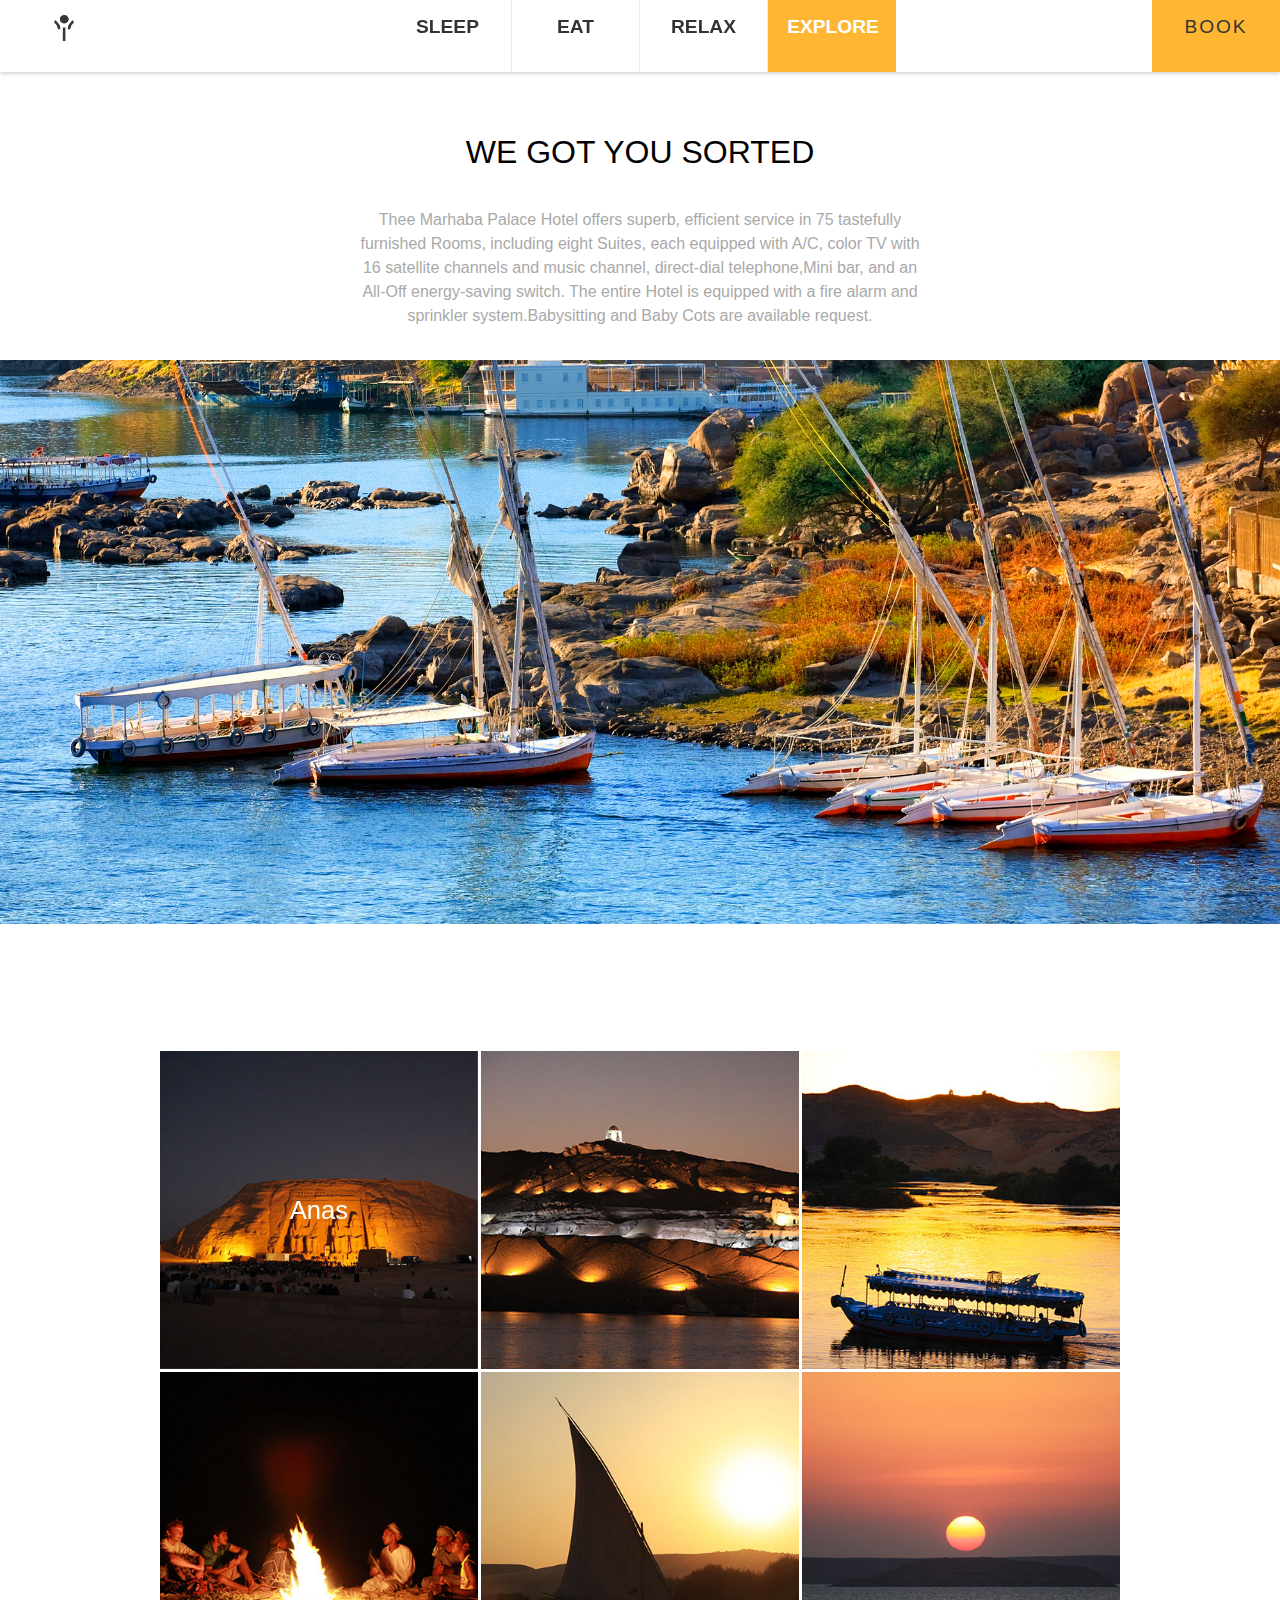
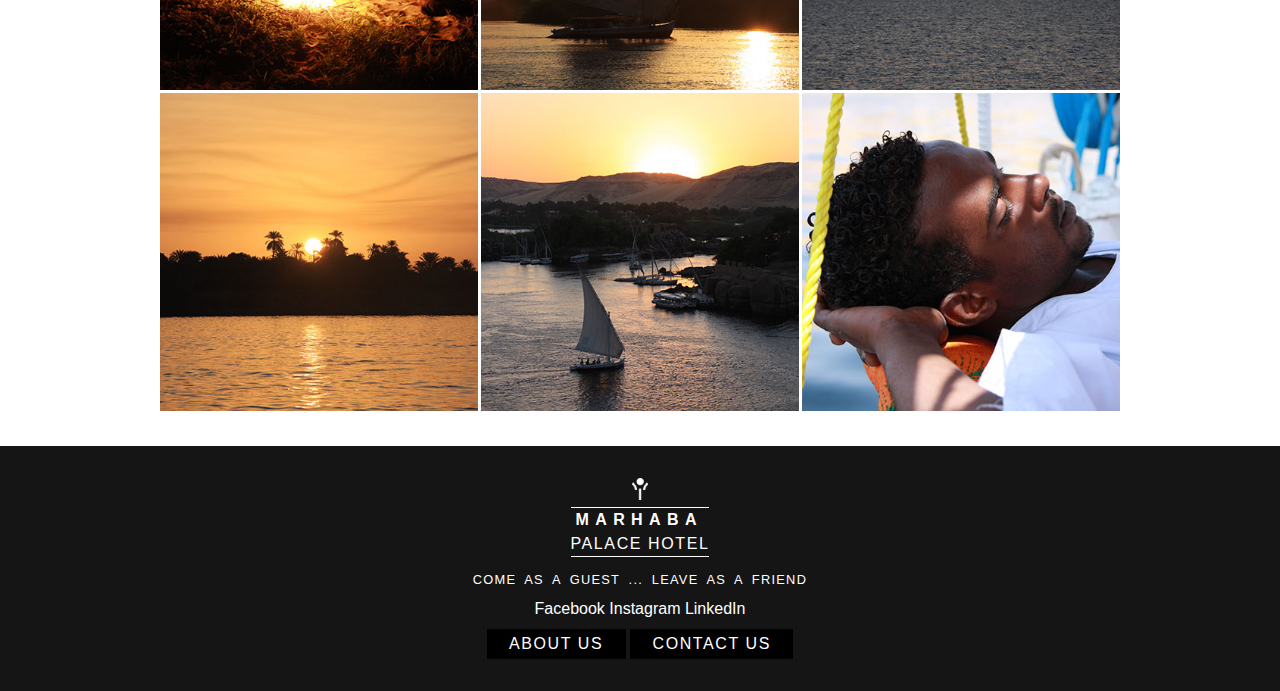
<file: explore.html>
<!DOCTYPE html>
<html lang="en">

	<head>
		<meta charset= "utf-8" />
		<meta name="viewport" content="width=device-width, initial-scale=1">
    <link rel="icon" type="image/x-icon" href="assets/images/favicon.ico" />
		<title>Explore ASWAN</title>
		<link rel="stylesheet" href="assets/stylesheets/main.css" />
		<link href='https://fonts.googleapis.com/css?family=Josefin+Sans:400,700,100' rel='stylesheet' type='text/css' />
	</head>

  <body>

		<!-- NAVIGATION ... NAVIGATION ... NAVIGATION -->

		<nav class="row100 primary-nav">

			<a class="home-btn" href="index.html">
				<div "btn"><img src="assets/images/logo.png" alt="Marhaba Logo" /></div>
			</a>

			<a href="sleep.html"><div>Sleep</div></a>
			<a href="eat.html"><div>Eat</div></a>
			<a href="relax.html"><div>Relax</div></a>
			<a id="active" href="explore.html"><div>Explore</div></a>

			<a class="book-btn" href="#">
				<div "btn">Book</div>
			</a>

		</nav>

    <!-- HERO ... HERO ... HERO -->

		<section class="row75 hero">
			<h2>We got you sorted</h2>
			<p>Thee Marhaba Palace Hotel offers superb, efficient service in 75 tastefully furnished Rooms, including eight Suites, each equipped with A/C, color TV with 16 satellite channels and music channel, direct-dial telephone,Mini bar, and an All-Off energy-saving switch. The entire Hotel is equipped with a fire alarm and sprinkler system.Babysitting and Baby Cots are available request.</p>
		</section>

    <!-- LEAD ... LEAD ... LEAD -->

    <section class="row100 lead lead-explore">

    </section>

		<!-- SUB-TEASERS EXPLORE ... SUB-TEASERS EXPLORE ... SUB-TEASERS EXPLORE -->

		<section class="row75 sub-teasers flip-container" ontouchstart="this.classList.toggle('hover');">
    	<section class="explore1 flipper">
				<h4 class="front">Anas</h4>

				<div class="back">
					<img src="assets/images/taxi.png" alt="Icon Taxi" />
					<h4>5 MIN</h4>
				</div>
		  </section>

      <section class="explore2">
      </section>

      <section class="explore3">
      </section>

    </section>

    <section class="row75 sub-teasers">

      <section class="explore4">
      </section>

      <section class="explore5">
      </section>

      <section class="explore6">
      </section>

    </section>

    <section class="row75 sub-teasers">

      <section class="explore7">
      </section>

      <section class="explore8">
      </section>

      <section class="explore9">
      </section>

		</section>

		<!-- FOOTER ... FOOTER ... FOOTER -->

		<footer class="row100">
			<div>
        <a href="index.html">
					<img class="logo" src="assets/images/logo-white.png" alt="Marhaba Hotel Logo" />
				</a>
    </div>
			<a href="index.html">
        <h1><span>MARHABA</span><br>PALACE HOTEL</h1>
      </a>
		  <h3 class="tagline">Come as a guest ... Leave as a friend</h3>

			<nav>
				<a href="#">Facebook</a>
				<a href="#">Instagram</a>
				<a href="#">LinkedIn</a>
			</nav>

			<!-- CONTACT / ABOUT US ICON ... CONTACT / ABOUT US ICON ... CONTACT / ABOUT US ICON -->

			<div class="about-icon">
				<a href="#">ABOUT US</a>
			</div>

			<div class="contact-icon">
				<a href="contact.html">CONTACT US</a>
			</div>

		</footer>

  </body>
</html>
</file>
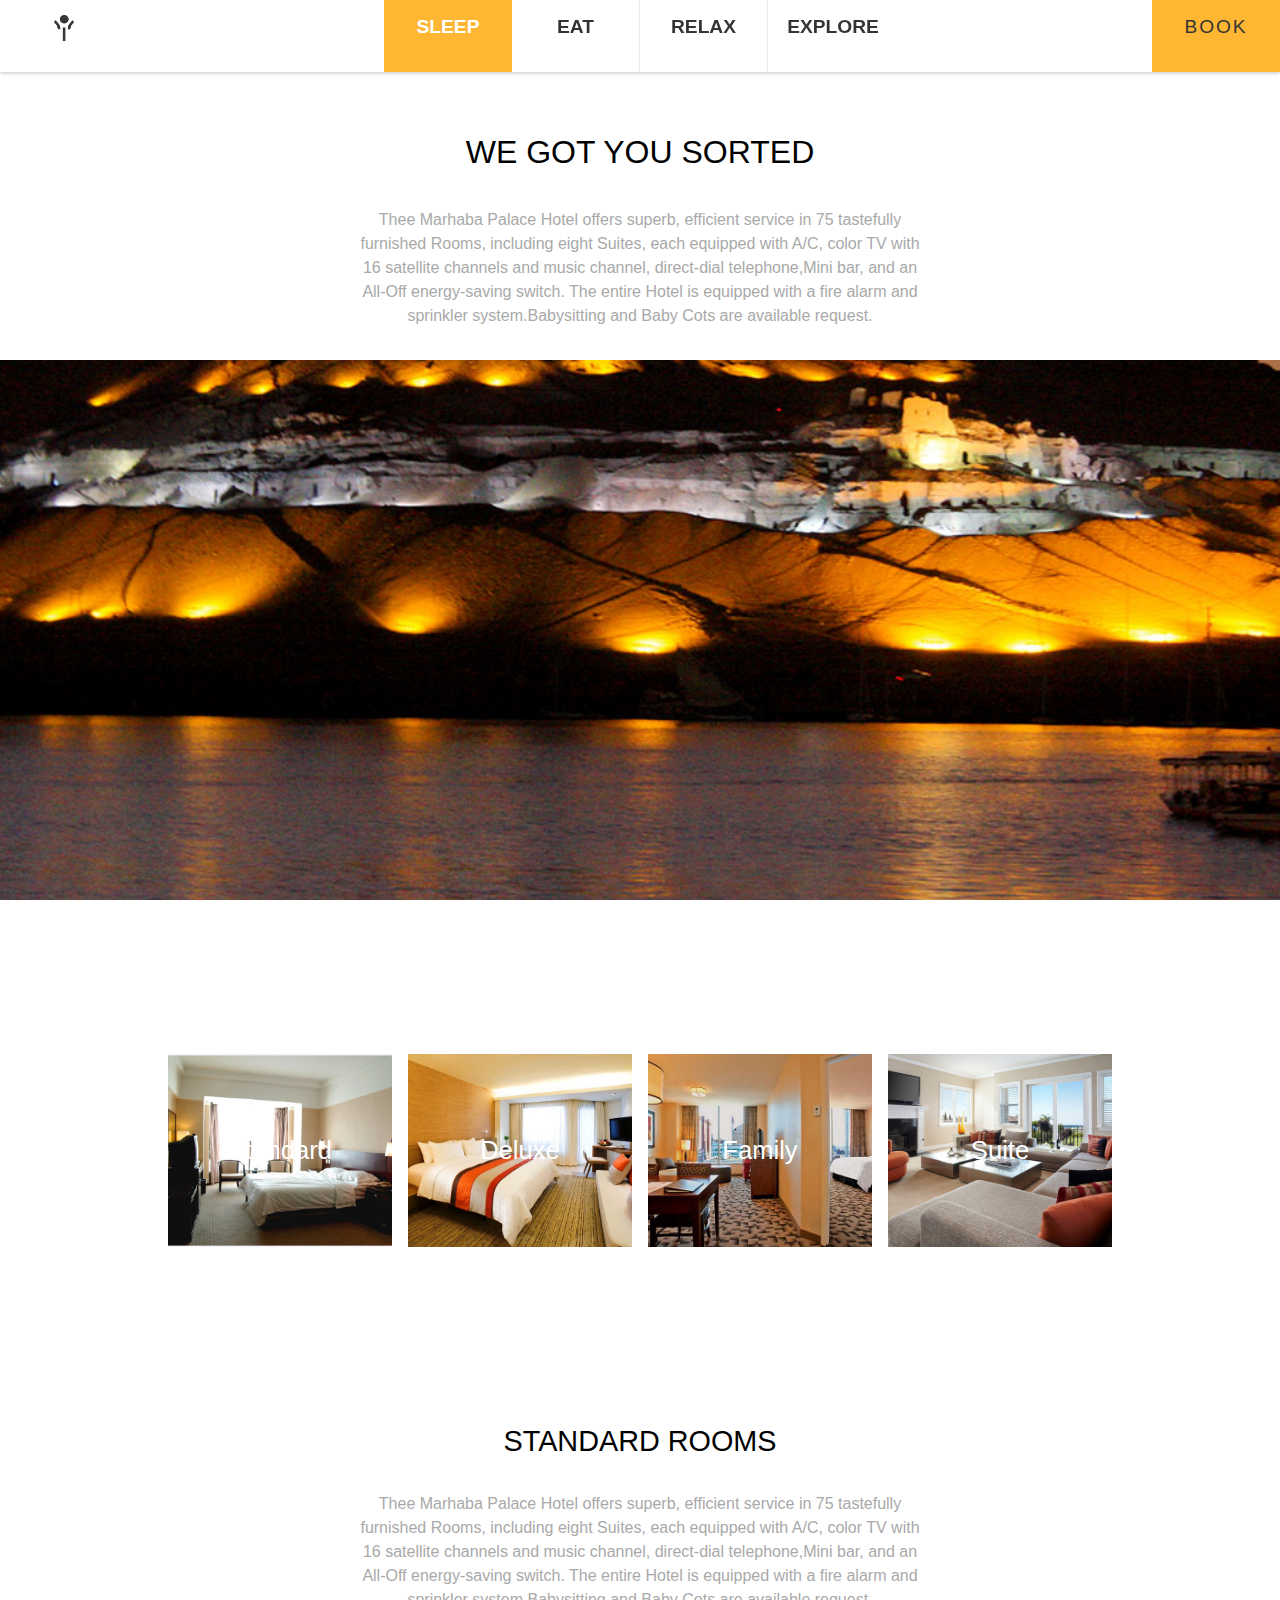
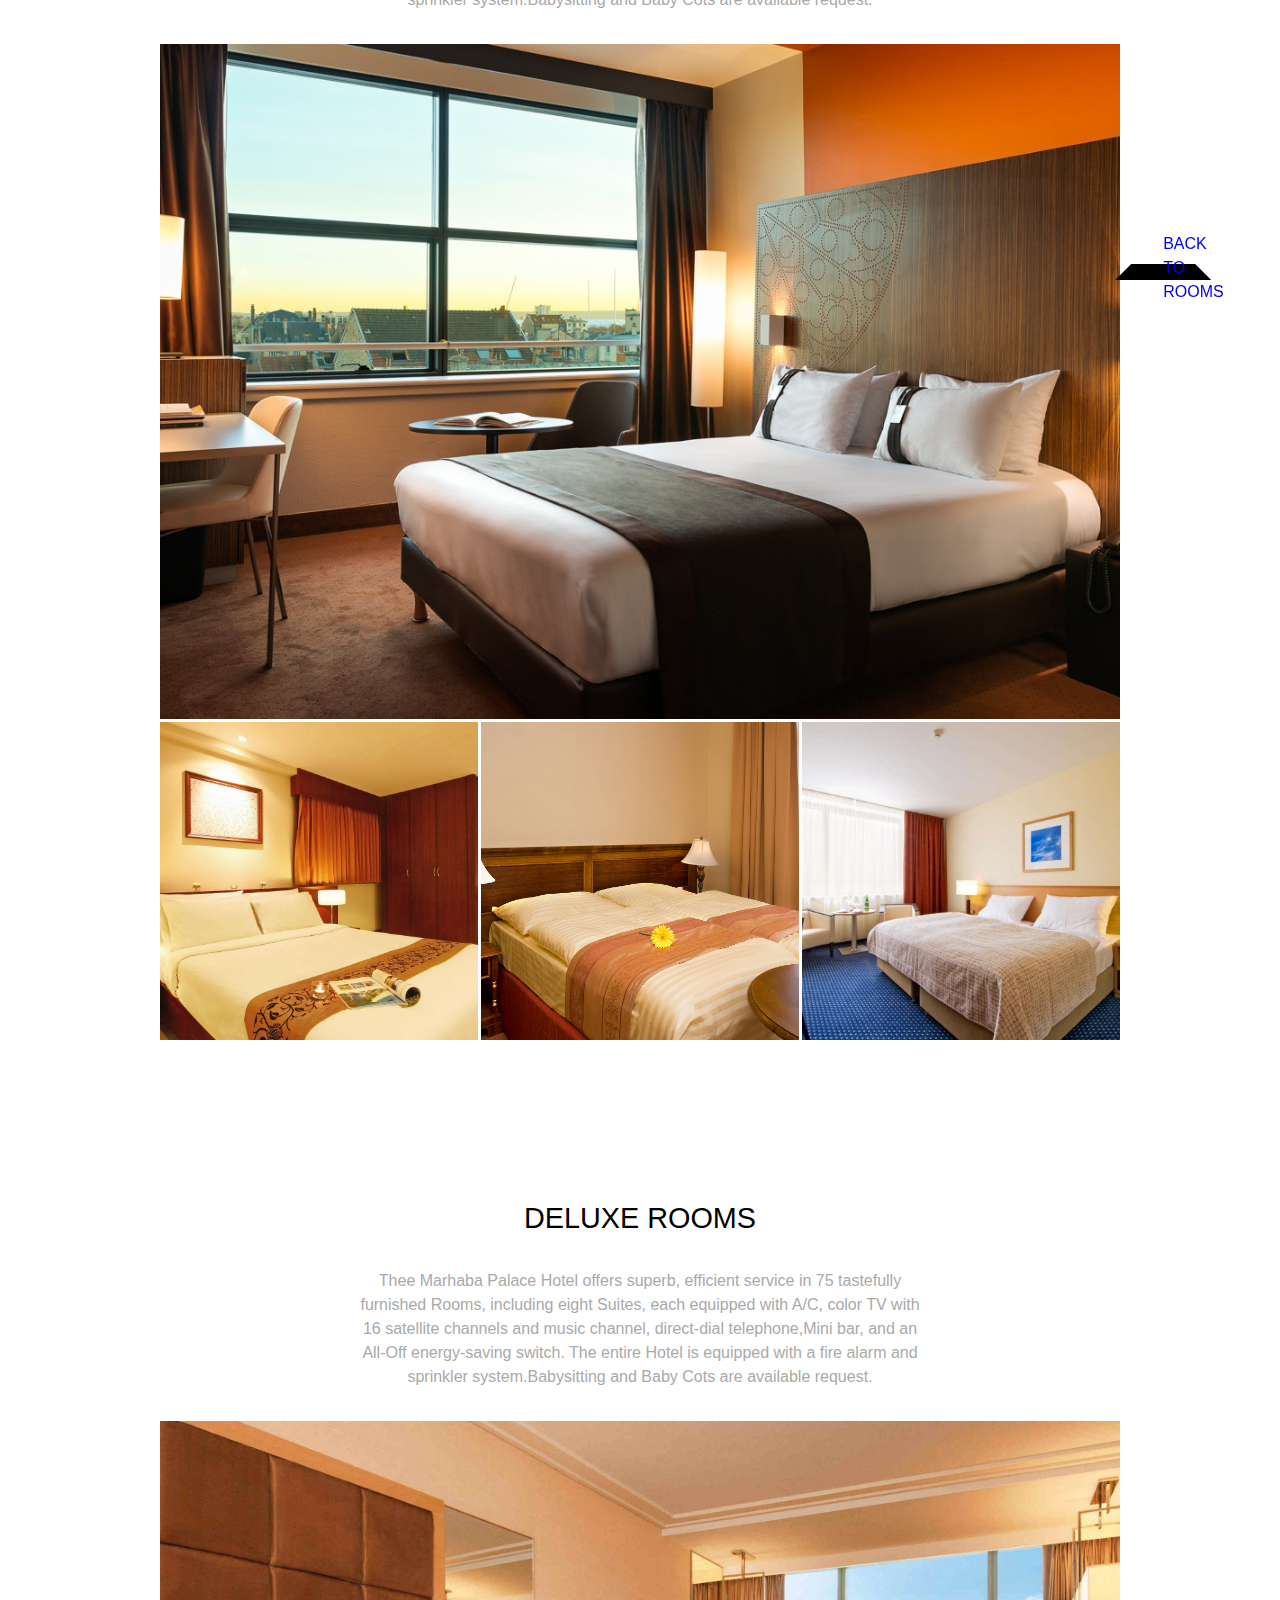
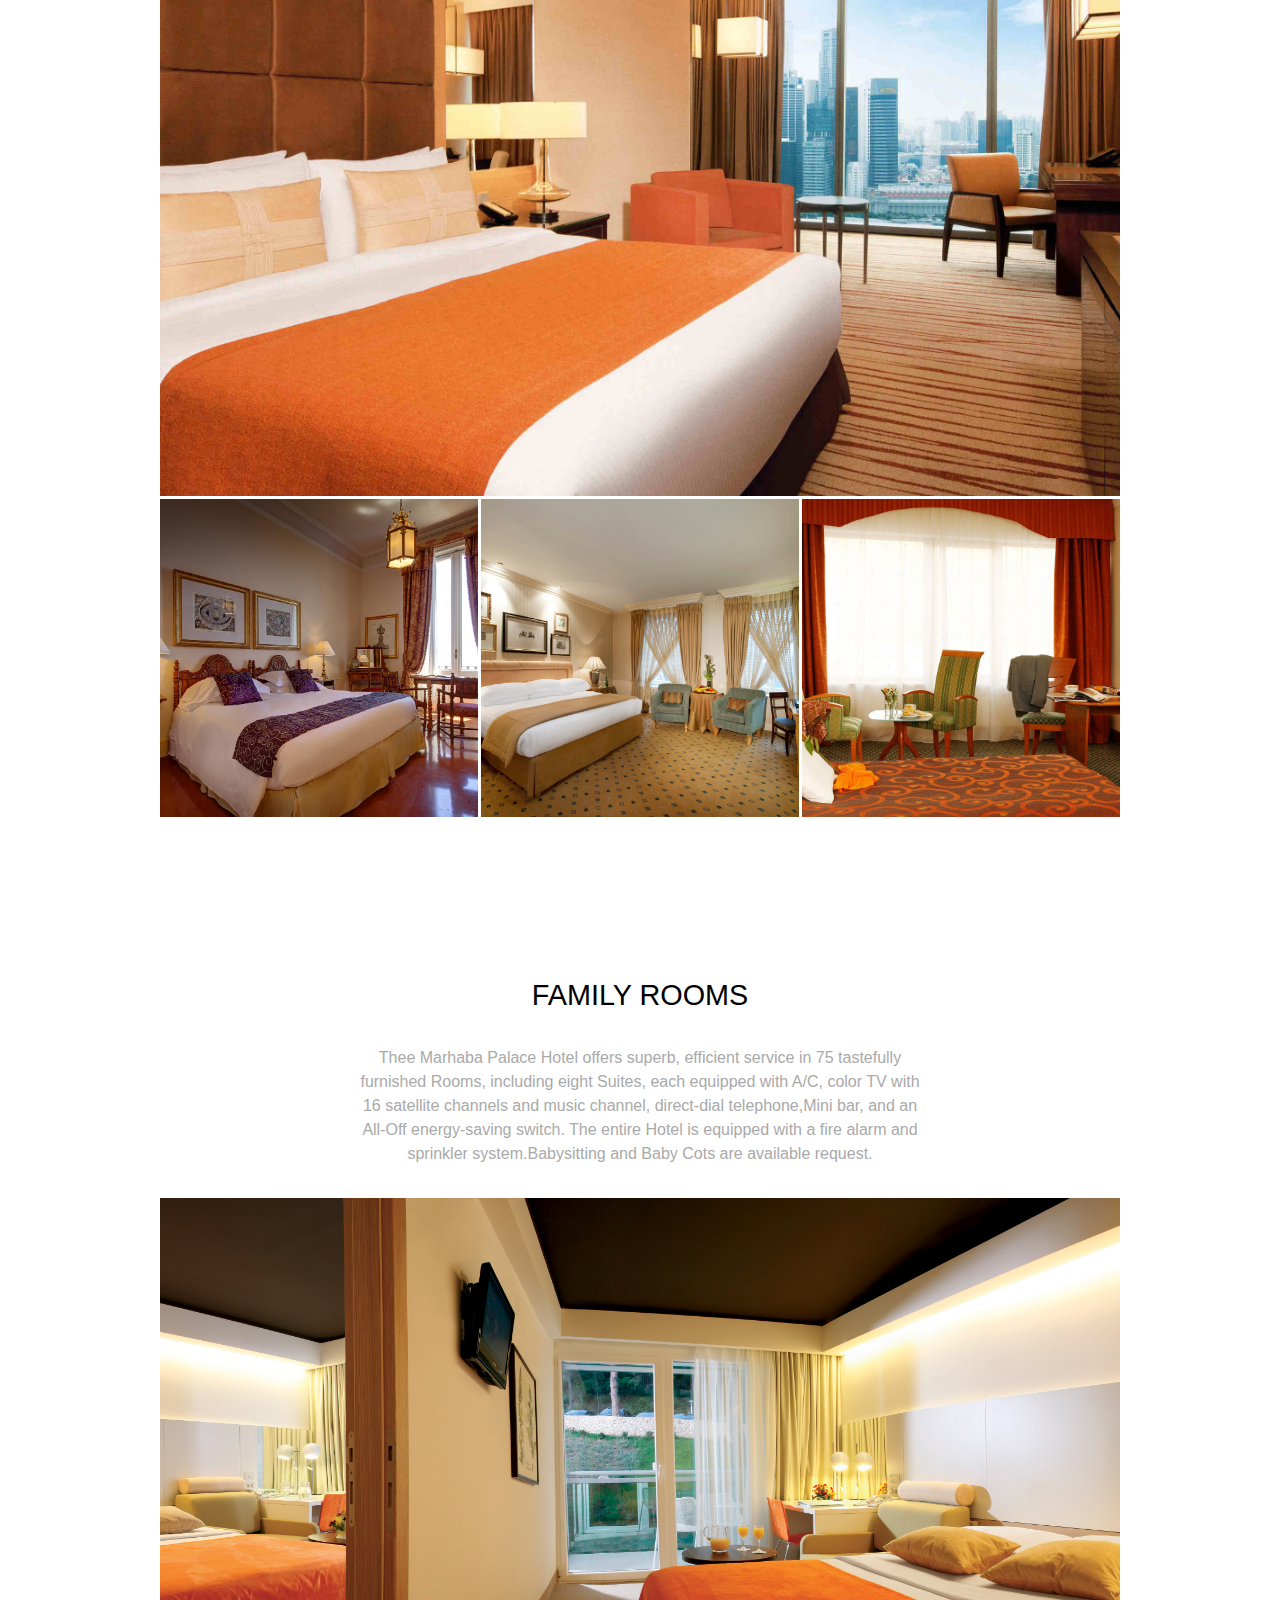
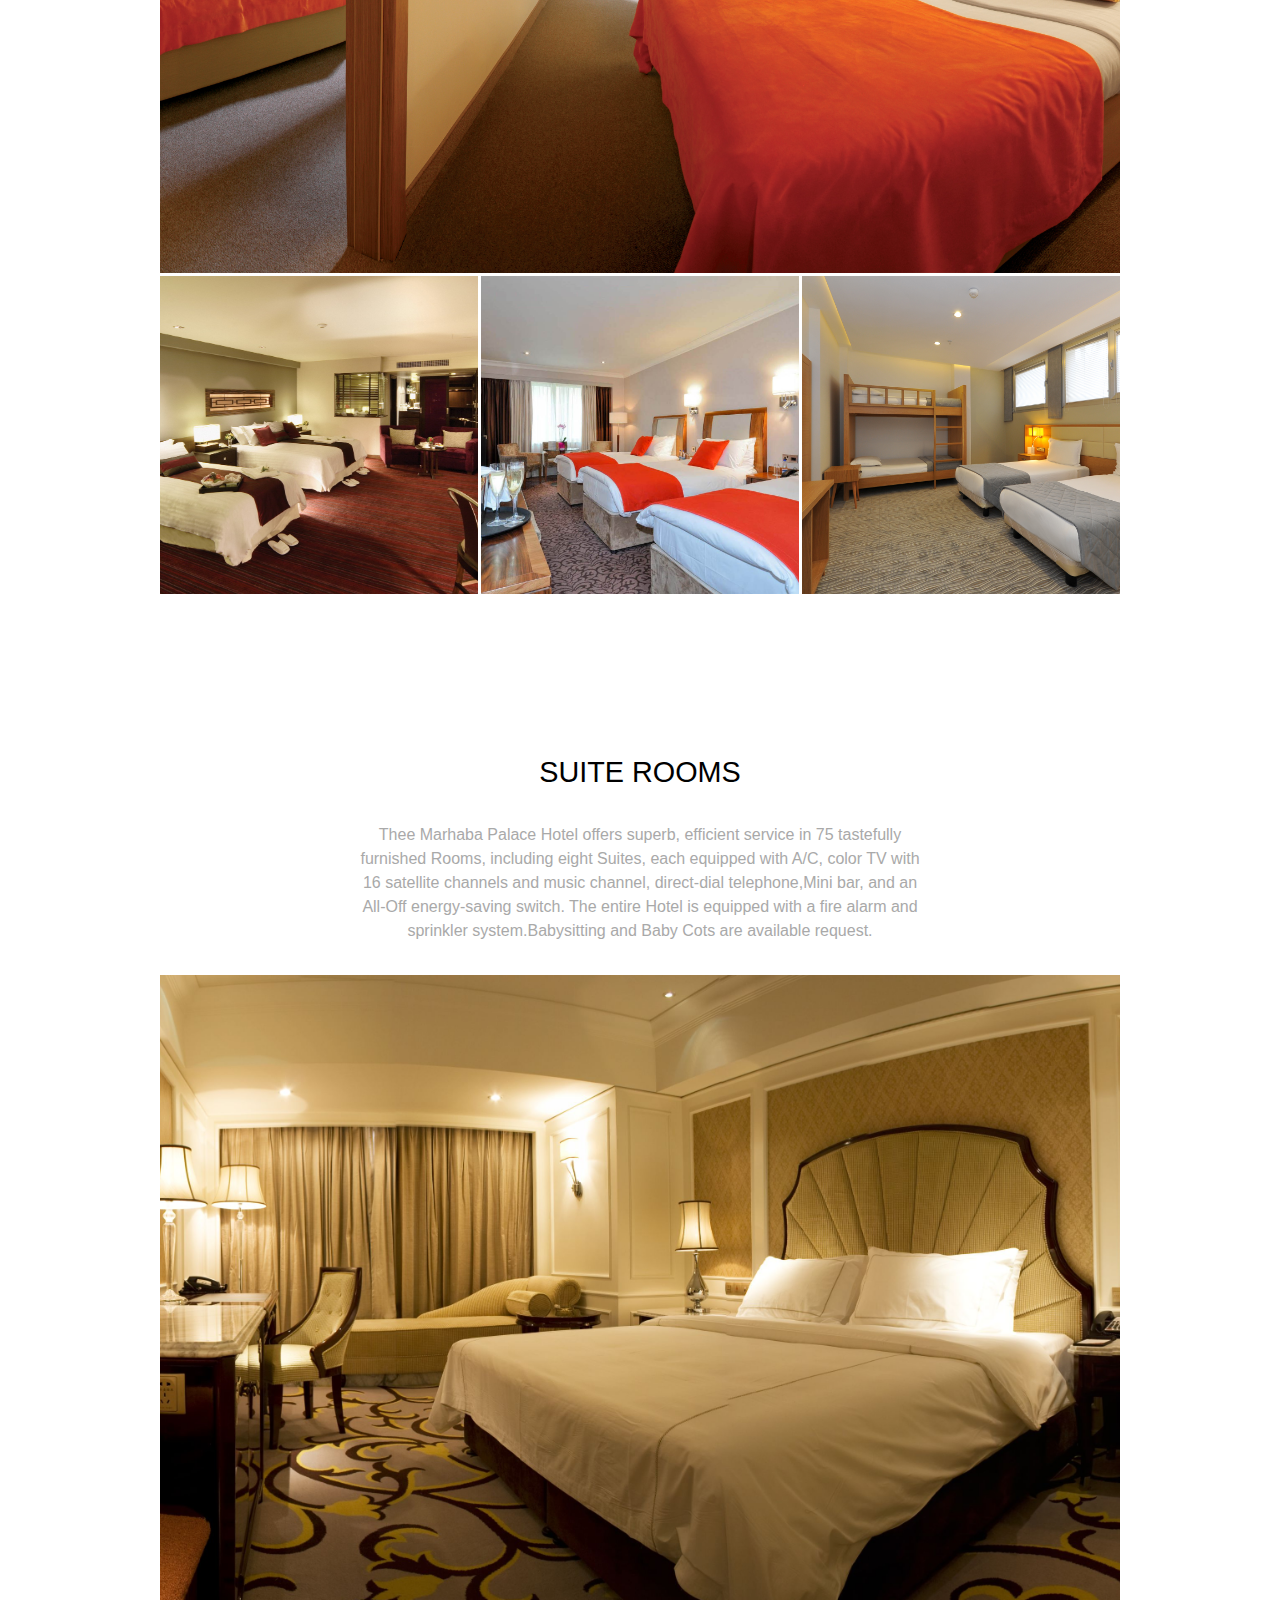
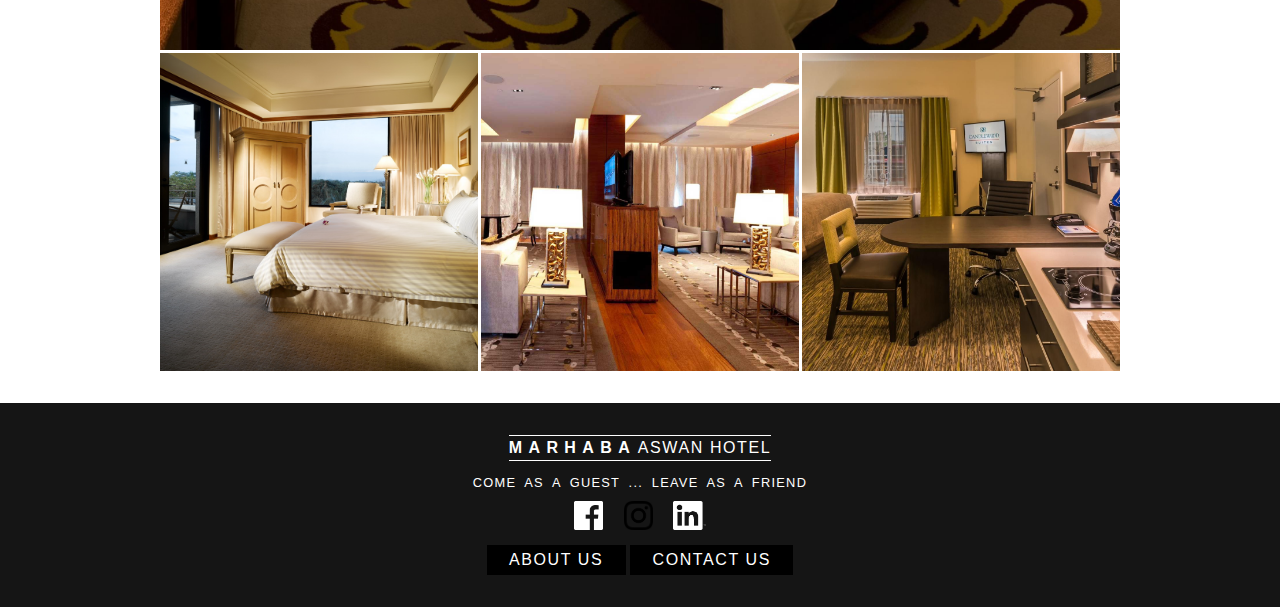
<file: sleep.html>
<!DOCTYPE html>
<html lang="en">

	<head>
		<meta charset= "utf-8" />
		<meta name="viewport" content="width=device-width, initial-scale=1">
    <link rel="icon" type="image/x-icon" href="assets/images/favicon.ico" />
		<title>SLEEPING @ MARHABA</title>
		<link rel="stylesheet" href="assets/stylesheets/main.css" />
		<link href='https://fonts.googleapis.com/css?family=Josefin+Sans:400,700,100' rel='stylesheet' type='text/css' />
	</head>

  <body>

		<!-- NAVIGATION ... NAVIGATION ... NAVIGATION -->

		<nav class="row100 primary-nav">

			<a class="home-btn" href="index.html">
				<div "btn"><img src="assets/images/logo.png" alt="Marhaba Logo" /></div>
			</a>

			<a id="active" href="sleep.html"><div>Sleep</div></a>
			<a href="eat.html"><div>Eat</div></a>
			<a href="relax.html"><div>Relax</div></a>
			<a href="explore.html"><div>Explore</div></a>

			<a class="book-btn" href="#">
				<div "btn">Book</div>
			</a>

		</nav>

    <!-- HERO ... HERO ... HERO -->

		<section class="row75 hero">
			<h2>We got you sorted</h2>
			<p>Thee Marhaba Palace Hotel offers superb, efficient service in 75 tastefully furnished Rooms, including eight Suites, each equipped with A/C, color TV with 16 satellite channels and music channel, direct-dial telephone,Mini bar, and an All-Off energy-saving switch. The entire Hotel is equipped with a fire alarm and sprinkler system.Babysitting and Baby Cots are available request.</p>
		</section>

    <!-- LEAD ... LEAD ... LEAD -->

    <section class="row100 lead lead-rooms" id="lead-rooms">

    </section>

    <!-- TEASERS ... TEASERS ... TEASERS -->

    <section class="row75 teasers" id="teasers">

      <!-- Standard -->

			<a href="#standard" class="standard">
      	<section>
          <h4>Standard</h4>
      	</section>
			</a>

			<!-- Deluxe -->
			<a href="#deluxe" class="deluxe">
				<section>
          <h4>Deluxe</h4>
      	</section>
			</a>

			<!-- Family -->

			<a href="#family" class="family">
				<section>
          <h4>Family</h4>
        </section>
			</a>

			<!-- Suite -->

			<a href="#suite" class="suite">
				<section>
          <h4>Suite</h4>
        </section>
			</a>

    </section>

		<!-- STANDARD ROOM ... STANDARD ROMM ... STANDARD ROOM -->

		<!-- SUB-HERO STANDARD ... SUB-HERO STANDARD ... SUB-HERO STANDARD -->

		<section class="row75 sub-hero" id="standard">
			<h3>Standard Rooms</h3>
			<p>Thee Marhaba Palace Hotel offers superb, efficient service in 75 tastefully furnished Rooms, including eight Suites, each equipped with A/C, color TV with 16 satellite channels and music channel, direct-dial telephone,Mini bar, and an All-Off energy-saving switch. The entire Hotel is equipped with a fire alarm and sprinkler system.Babysitting and Baby Cots are available request.</p>
		</section>

		<!-- SUB-LEAD STANDARD ... SUB-LEAD STANDARD ... SUB-LEAD STANDARD -->

		<section class="row75 sub-lead-standard">

		</section>

		<!-- BACK TO TOP ... BACK TO TOP ... BACK TO TOP -->

		<a class="back-to-top" href="#lead-rooms">
			<p>BACK TO ROOMS</p>
		</a>

		<!-- SUB-TEASERS STANDARD ... SUB-TEASERS STANDARD ... SUB-TEASERS STANDARD -->

		<section class="row75 sub-teasers">

			<!-- Standard1 -->

      	<section class="standard1">
      	</section>

			<!-- Standard2 -->
			<section class="standard2">
      </section>

			<!-- Standard3 -->

			<section class="standard3">
      </section>

		</section>

		<!-- DELUXE ROOM ... DELUXE ROMM ... DELUXE ROOM -->

		<!-- SUB-HERO DELUXE ... SUB-HERO DELUXE ... SUB-HERO DELUXE -->

		<section class="row75 sub-hero" id="deluxe">
			<h3>Deluxe Rooms</h3>
			<p>Thee Marhaba Palace Hotel offers superb, efficient service in 75 tastefully furnished Rooms, including eight Suites, each equipped with A/C, color TV with 16 satellite channels and music channel, direct-dial telephone,Mini bar, and an All-Off energy-saving switch. The entire Hotel is equipped with a fire alarm and sprinkler system.Babysitting and Baby Cots are available request.</p>
		</section>

		<!-- SUB-LEAD DELUXE ... SUB-LEAD DELUXE ... SUB-LEAD DELUXE -->

		<section class="row75 sub-lead-deluxe">

		</section>

		<!-- SUB-TEASERS STANDARD ... SUB-TEASERS STANDARD ... SUB-TEASERS STANDARD -->

		<section class="row75 sub-teasers">

			<!-- Deluxe1 -->

      	<section class="deluxe1">
      	</section>

			<!-- Deluxe2 -->

			<section class="deluxe2">
      </section>

			<!-- Deluxe3 -->

			<section class="deluxe3">
      </section>

		</section>

		<!-- FAMILY ROOM ... FAMILY ROMM ... FAMILY ROOM -->

		<!-- SUB-HERO FAMILY ... SUB-HERO FAMILY ... SUB-HERO FAMILY -->

		<section class="row75 sub-hero" id="family">
			<h3>Family Rooms</h3>
			<p>Thee Marhaba Palace Hotel offers superb, efficient service in 75 tastefully furnished Rooms, including eight Suites, each equipped with A/C, color TV with 16 satellite channels and music channel, direct-dial telephone,Mini bar, and an All-Off energy-saving switch. The entire Hotel is equipped with a fire alarm and sprinkler system.Babysitting and Baby Cots are available request.</p>
		</section>

		<!-- SUB-LEAD FAMILY ... SUB-LEAD FAMILY ... SUB-LEAD FAMILY -->

		<section class="row75 sub-lead-family">

		</section>

		<!-- SUB-TEASERS FAMILY ... SUB-TEASERS FAMILY ... SUB-TEASERS FAMILY -->

		<section class="row75 sub-teasers">

			<!-- Family1 -->

      	<section class="family1">
      	</section>

			<!-- Family2 -->

			<section class="family2">
      </section>

			<!-- Family3 -->

			<section class="family3">
      </section>

		</section>

		<!-- SUITE ROOM ... SUITE ROMM ... SUITE ROOM -->

		<!-- SUB-HERO SUITE ... SUB-HERO SUITE ... SUB-HERO SUITE -->

		<section class="row75 sub-hero" id="suite">
			<h3>Suite Rooms</h3>
			<p>Thee Marhaba Palace Hotel offers superb, efficient service in 75 tastefully furnished Rooms, including eight Suites, each equipped with A/C, color TV with 16 satellite channels and music channel, direct-dial telephone,Mini bar, and an All-Off energy-saving switch. The entire Hotel is equipped with a fire alarm and sprinkler system.Babysitting and Baby Cots are available request.</p>
		</section>

		<!-- SUB-LEAD SUITE ... SUB-LEAD SUITE ... SUB-LEAD SUITE -->

		<section class="row75 sub-lead-suite">

		</section>

		<!-- SUB-TEASERS SUITE ... SUB-TEASERS SUITE ... SUB-TEASERS SUITE -->

		<section class="row75 sub-teasers">

			<!-- Deluxe1 -->

      	<section class="suite1">
      	</section>

			<!-- Deluxe2 -->

			<section class="suite2">
      </section>

			<!-- Deluxe3 -->

			<section class="suite3">
      </section>

		</section>

		<!-- FOOTER ... FOOTER ... FOOTER -->

		<footer class="row100">
			<a href="index.html">
        <h1><span>MARHABA</span>ASWAN HOTEL</h1>
      </a>

		  <h3 class="tagline">Come as a guest ... Leave as a friend</h3>

			<nav>
				<a href="#"><img src="assets/images/facebook-white.png" alt="Facebook Logo" /></a>
				<a href="#"><img class="instagram" src="assets/images/instagram.png" alt="Istagram Logo" /></a>
				<a href="#"><img src="assets/images/linkedin-white.png" alt="Linkedin Logo" /></a>
			</nav>

			<!-- CONTACT / ABOUT US ICON ... CONTACT / ABOUT US ICON ... CONTACT / ABOUT US ICON -->

			<div class="about-icon">
				<a href="#">ABOUT US</a>
			</div>

			<div class="contact-icon">
				<a href="contact.html">CONTACT US</a>
			</div>

		</footer>

  </body>
</html>
</file>
<file: assets/stylesheets/main.css>
/* http://meyerweb.com/eric/tools/css/reset/
   v2.0 | 20110126
   License: none (public domain)
*/

html, body, div, span, applet, object, iframe,
h1, h2, h3, h4, h5, h6, p, blockquote, pre,
a, abbr, acronym, address, big, cite, code,
del, dfn, em, img, ins, kbd, q, s, samp,
small, strike, strong, sub, sup, tt, var,
b, u, i, center,
dl, dt, dd, ol, ul, li,
fieldset, form, label, legend,
table, caption, tbody, tfoot, thead, tr, th, td,
article, aside, canvas, details, embed,
figure, figcaption, footer, header, hgroup,
menu, nav, output, ruby, section, summary,
time, mark, audio, video {
	margin: 0;
	padding: 0;
	border: 0;
	font-size: 100%;
	font: inherit;
	vertical-align: baseline;
}
/* HTML5 display-role reset for older browsers */
article, aside, details, figcaption, figure,
footer, header, hgroup, menu, nav, section {
	display: block;
}
body {
	line-height: 1;
}
ol, ul {
	list-style: none;
}
blockquote, q {
	quotes: none;
}
blockquote:before, blockquote:after,
q:before, q:after {
	content: '';
	content: none;
}
table {
	border-collapse: collapse;
	border-spacing: 0;
}

/* CUSTOM STYLES ... CUSTOM STYLES ... CUSTOM STYLES */

html {
  height: 100%;
}

body {
	color: black;
	font-size: 100%;
	line-height: 1.5em;
	font-family: 'Roboto', sans-serif;
  height: 100%;
}

.background-contact {
	color: white;
	background: #151515;
}

/* GRID ... GRID ... GRID */

*,
*:before,
*:after {
	-webkit-box-sizing: border-box;
     -moz-box-sizing: border-box;
          box-sizing: border-box;
}

.row100 {
	max-width: 100%;
	text-align: center;
}

.row75 {
  max-width: 75%;
  text-align: center;
  margin: 0 auto;
}

/* TYPOGRAPHY ... TYPOGRAPHY ... TYPOGRAPHY */

h1 {
	font-size: 2.2em;
}

h2 {
	font-size:2em;
}

h3 {
	font-size: 1.8em;
}

h4 {
  font-size: 1.6em;
}

h5 {
  font-size: 1.4em;
}

h6 {
  font-size: 1.2em;
}

p {
  font-size: 1em;
}

h1, h2, h3, h4, h5, h6, p {
	line-height: 1.5em;
}

/* LINKS ... LINKS ... LINKS */

a {
	text-decoration: none;
}

/* BUTTONS ... BUTTONS ... BUTTONS */

.back-to-top {
	width: 0;
	height: 0;
	border-left: 1em solid transparent;
	border-right: 1em solid transparent;

	border-bottom: 1em solid black;

	position: fixed;
  padding: 2em;
  right: 5%;
  top: 200%;
  transform: translateX(-5%);
}

/* NAVIGATION ... NAVIGATION ... NAVIGATION */

.home-nav,
.primary-nav {
	display: flex;
	justify-content: center;
	align-items: center;
	height: 8%;
	position: relative;
	width: 100%;
	z-index: 1;
}

.home-nav a,
.primary-nav a {
	color: black;
	text-transform: uppercase;
	font-size: 1.2em;
	font-weight: 700;
	border-right: .1em solid rgba(0, 0, 0, .1);
	opacity: .8;
	padding: 1.2% 1em;
	height: 100%;
	width: 10%;
}

.home-nav a:first-child,
.home-nav a:last-child,
.home-nav a:nth-child(5),
.primary-nav a:first-child,
.primary-nav a:last-child,
.primary-nav a:nth-child(5) {
	border-right: 0;
}

.home-nav a:hover {
	opacity: 1;
}

.primary-nav {
	background: white;
	position: fixed;
	top: 0;
	box-shadow: 0 2px 3px 0px rgba(0, 0, 0, 0.16);
}

.home-btn {
	margin-right: auto;
}

.home-btn img {
	width: 1em;
}

.book-btn {
	margin-left: auto;
	background: orange;
	height: 100%;
	letter-spacing: .1em;
}

a.book-btn {
	font-weight: 100;
}

#active {
	background: orange;
	border-right: 0;
	color: white;
}

/* PRIMARY HEADER ... PRIMARY HEADER ... PRIMARY HEADER */

header {
  height: 92%;
  color: white;
  background-image: url('../images/header.jpg');
	background-position: center center;
	background-repeat: no-repeat;
	background-attachment: fixed;
	background-size: cover;
}

header h1,
footer h1 {
  display: inline-block;
  border-top: 1px solid white;
	border-bottom: 1px solid white;
  font-weight: 100;
  text-transform: uppercase;
	margin-top: 10%;
	letter-spacing: .1em;
}

header a {
  color: white;
}

span {
	font-weight: 700;
	padding: 0 .5em 0 0;
}

.tagline {
	font-weight: 400;
  margin-top: 1em;
	text-transform: uppercase;
	letter-spacing: .1em;
	word-spacing: .3em;
}

/* HERO ... HERO ... HERO */

.hero,
.sub-hero {
	margin-top: 8em;
}

.hero h2,
.hero p,
.sub-hero h3,
.sub-hero p {
	margin: 1em 0;
	padding: 0 20%;
}

.hero h2,
.sub-hero h3 {
	text-transform: uppercase;
}

.hero p,
.sub-hero p {
  color: #A9A9A9;
}

.hero-contact {
	color: white;
}

/* Jump links and viewport positioning */

.sub-hero:before {
	display: block;
    content: "";
    height: 4em;
    margin: -4em 0 0;
}

/* LEAD ... LEAD ... LEAD */

.lead,
.sub-lead-standard,
.sub-lead-deluxe,
.sub-lead-suite,
.sub-lead-family,
.sub-lead-nabry,
.sub-lead-dolty,
.sub-lead-felucca,
.sub-lead-swimming,
.sub-lead-health-club,
.sub-lead-events {
  margin-top: 2em;
	margin-bottom: .2em;
	height: 75%;
}

.lead-rooms {
	background-image: url('../images/lead-rooms.jpg');
	background-position: center center;
	background-repeat: no-repeat;
	background-attachment: fixed;
	background-size: cover;
}

.lead-foodrinks {
	background-image: url('../images/lead-foodrinks.jpg');
	background-position: center center;
	background-repeat: no-repeat;
	background-attachment: fixed;
	background-size: cover;
}

.lead-activities {
	background-image: url('../images/lead-activities.jpg');
	background-position: center center;
	background-repeat: no-repeat;
	background-attachment: fixed;
	background-size: cover;
}

.lead-explore {
	margin-bottom: 1em;
	background-image: url('../images/lead-explore.jpg');
	background-position: center center;
	background-repeat: no-repeat;
	background-attachment: fixed;
	background-size: cover;
}

.lead-contact {
	background-image: url('../images/lead-contact.jpg');
	background-position: center center;
	background-repeat: no-repeat;
	background-attachment: fixed;
	background-size: cover;
}

.sub-lead-standard {
	background-image: url('../images/sub-lead-standard.jpg');
	background-position: center center;
	background-repeat: no-repeat;
	background-size: cover;
}

.sub-lead-deluxe {
	background-image: url('../images/sub-lead-deluxe.jpg');
	background-position: center center;
	background-repeat: no-repeat;
	background-size: cover;
}

.sub-lead-suite {
	background-image: url('../images/sub-lead-suite.jpg');
	background-position: center center;
	background-repeat: no-repeat;
	background-size: cover;
}

.sub-lead-family {
	background-image: url('../images/sub-lead-family.jpg');
	background-position: center center;
	background-repeat: no-repeat;
	background-size: cover;
}

.sub-lead-nabry {
	background-image: url('../images/sub-lead-nabry.jpg');
	background-position: center center;
	background-repeat: no-repeat;
	background-size: cover;
}

.sub-lead-dolty {
	background-image: url('../images/sub-lead-dolty.jpg');
	background-position: center center;
	background-repeat: no-repeat;
	background-size: cover;
}

.sub-lead-felucca {
	background-image: url('../images/sub-lead-felucca.jpg');
	background-position: center center;
	background-repeat: no-repeat;
	background-size: cover;
}

.sub-lead-swimming {
	background-image: url('../images/sub-lead-swimming.jpg');
	background-position: center center;
	background-repeat: no-repeat;
	background-size: cover;
}

.sub-lead-health-club {
	background-image: url('../images/sub-lead-health-club.jpg');
	background-position: center center;
	background-repeat: no-repeat;
	background-size: cover;
}

.sub-lead-events {
	background-image: url('../images/sub-lead-events.jpg');
	background-position: center center;
	background-repeat: no-repeat;
	background-size: cover;
}

/* TEASERS ... TEASERS ... TEASERS */

.teasers,
.sub-teasers {
  display: flex;
}

.teasers {
	height: 25%;
}

.standard,
.deluxe,
.family,
.suite {
  width: 25%;
  display: flex;
  justify-content: center;
  align-items: center;
  margin: 1em .5em;
	color: white;
	text-decoration: none;
}

.nabry,
.dolty,
.felucca {
  width: 33.33%;
  height: 100%;
  display: flex;
  justify-content: center;
  align-items: center;
  margin: 1em .5em;
	color: white;
	text-decoration: none;
}

.swimming,
.health-club {
  width: 50%;
  height: 100%;
  display: flex;
  justify-content: center;
  align-items: center;
  margin: 1em .5em;
	color: white;
	text-decoration: none;
}

.standard {
	background: url("../images/standard.jpg");
	background-position: center center;
	background-repeat: no-repeat;
	background-size: cover;
}

.deluxe {
	background: url("../images/deluxe.jpg");
	background-position: center center;
	background-repeat: no-repeat;
	background-size: cover;
}

.family {
	background: url("../images/suite.jpg");
	background-position: center center;
	background-repeat: no-repeat;
	background-size: cover;
}

.suite {
	background: url("../images/family.jpg");
	background-position: center center;
	background-repeat: no-repeat;
	background-size: cover;
}

.nabry {
	background: url("../images/nabry.jpg");
	background-position: center center;
	background-repeat: no-repeat;
	background-size: cover;
}

.dolty {
	background: url("../images/dolty.jpg");
	background-position: center center;
	background-repeat: no-repeat;
	background-size: cover;
}

.felucca {
	background: url("../images/felucca.jpg");
	background-position: center center;
	background-repeat: no-repeat;
	background-size: cover;
}

.swimming {
	background: url("../images/swimming.jpg");
	background-position: center center;
	background-repeat: no-repeat;
	background-size: cover;
}

.health-club {
	background: url("../images/health-club.jpg");
	background-position: center center;
	background-repeat: no-repeat;
	background-size: cover;
}

/* SUB-TEASERS ... SUB-TEASERS ... SUB-TEASERS */

.sub-teasers h4 {
	color: white;
}

.standard1, .standard2, .standard3,
.deluxe1, .deluxe2, .deluxe3,
.suite1, .suite2, .suite3,
.family1, .family2, .family3,
.nabry1, .nabry2, .nabry3,
.dolty1, .dolty2, .dolty3,
.felucca1, .felucca2, .felucca3,
.swimming1, .swimming2, .swimming3,
.health-club1, .health-club2, .health-club3,
.events1, .events2, .events3,
.explore1, .explore2, .explore3, .explore4, .explore5, .explore6, .explore7, .explore8, .explore9 {
	position: relative;
	width: 33.33%;
  display: flex;
  justify-content: center;
  align-items: center;
	text-decoration: none;
	margin-right: .2em;
}

.explore1, .explore2, .explore3, .explore4, .explore5, .explore6, .explore7, .explore8, .explore9 {
	margin-bottom: .2em;
}

.standard3,
.deluxe3,
.suite3,
.family3,
.nabry3,
.dolty3,
.felucca3,
.swimming3,
.health-club3,
.events3,
.explore3,
.explore6,
.explore9 {
	margin-right: 0;
}

.standard1:before, .standard2:before, .standard3:before,
.deluxe1:before, .deluxe2:before, .deluxe3:before,
.suite1:before, .suite2:before, .suite3:before,
.family1:before, .family2:before, .family3:before,
.nabry1:before, .nabry2:before, .nabry3:before,
.dolty1:before, .dolty2:before, .dolty3:before,
.felucca1:before, .felucca2:before, .felucca3:before,
.swimming1:before, .swimming2:before, .swimming3:before,
.health-club1:before, .health-club2:before, .health-club3:before,
.events1:before, .events2:before, .events3:before,
.explore1:before, .explore2:before, .explore3:before, .explore4:before, .explore5:before, .explore6:before, .explore7:before, .explore8:before, .explore9:before {
	content: "";
	display: block;
	padding-top: 100%;
}

.contact1,
.contact2,
.contact3,
.contact4,
.contact5,
.contact6 {
	position: relative;
	width: 33.33%;
  display: flex;
  justify-content: center;
  align-items: center;
	text-decoration: none;
	margin-right: .2em;
	color: white;
}

.contact1:before,
.contact2:before,
.contact3:before,
.contact4:before,
.contact5:before,
.contact6:before {
	content: "";
	display: block;
	padding-top: 100%;
}

.standard1 {
	background: url("../images/standard1.jpg");
	background-position: center center;
	background-repeat: no-repeat;
	background-size: cover;
}

.standard2 {
	background: url("../images/standard2.jpg");
	background-position: center center;
	background-repeat: no-repeat;
	background-size: cover;
}

.standard3 {
	background: url("../images/standard3.jpg");
	background-position: center center;
	background-repeat: no-repeat;
	background-size: cover;
}

.deluxe1 {
	background: url("../images/deluxe1.jpg");
	background-position: center center;
	background-repeat: no-repeat;
	background-size: cover;
}

.deluxe2 {
	background: url("../images/deluxe2.jpg");
	background-position: center center;
	background-repeat: no-repeat;
	background-size: cover;
}

.deluxe3 {
	background: url("../images/deluxe3.jpg");
	background-position: center center;
	background-repeat: no-repeat;
	background-size: cover;
}

.suite1 {
	background: url("../images/suite1.jpg");
	background-position: center center;
	background-repeat: no-repeat;
	background-size: cover;
}

.suite2 {
	background: url("../images/suite2.jpg");
	background-position: center center;
	background-repeat: no-repeat;
	background-size: cover;
}

.suite3 {
	background: url("../images/suite3.jpg");
	background-position: center center;
	background-repeat: no-repeat;
	background-size: cover;
}

.family1 {
	background: url("../images/family1.jpg");
	background-position: center center;
	background-repeat: no-repeat;
	background-size: cover;
}

.family2 {
	background: url("../images/family2.jpg");
	background-position: center center;
	background-repeat: no-repeat;
	background-size: cover;
}

.family3 {
	background: url("../images/family3.jpg");
	background-position: center center;
	background-repeat: no-repeat;
	background-size: cover;
}

.nabry1 {
	background: url("../images/nabry1.jpg");
	background-position: center center;
	background-repeat: no-repeat;
	background-size: cover;
}

.nabry2 {
	background: url("../images/nabry2.jpg");
	background-position: center center;
	background-repeat: no-repeat;
	background-size: cover;
}

.nabry3 {
	background: url("../images/nabry3.jpg");
	background-position: center center;
	background-repeat: no-repeat;
	background-size: cover;
}

.dolty1 {
	background: url("../images/dolty1.jpg");
	background-position: center center;
	background-repeat: no-repeat;
	background-size: cover;
}

.dolty2 {
	background: url("../images/dolty2.jpg");
	background-position: center center;
	background-repeat: no-repeat;
	background-size: cover;
}

.dolty3 {
	background: url("../images/dolty3.jpg");
	background-position: center center;
	background-repeat: no-repeat;
	background-size: cover;
}

.felucca1 {
	background: url("../images/felucca1.jpg");
	background-position: center center;
	background-repeat: no-repeat;
	background-size: cover;
}

.felucca2 {
	background: url("../images/felucca2.jpg");
	background-position: center center;
	background-repeat: no-repeat;
	background-size: cover;
}

.felucca3 {
	background: url("../images/felucca3.jpg");
	background-position: center center;
	background-repeat: no-repeat;
	background-size: cover;
}

.swimming1 {
	background: url("../images/swimming1.jpg");
	background-position: center center;
	background-repeat: no-repeat;
	background-size: cover;
}

.swimming2 {
	background: url("../images/swimming2.jpg");
	background-position: center center;
	background-repeat: no-repeat;
	background-size: cover;
}

.swimming3 {
	background: url("../images/swimming3.jpg");
	background-position: center center;
	background-repeat: no-repeat;
	background-size: cover;
}

.health-club1 {
	background: url("../images/health-club1.jpg");
	background-position: center center;
	background-repeat: no-repeat;
	background-size: cover;
}

.health-club2 {
	background: url("../images/health-club2.jpg");
	background-position: center center;
	background-repeat: no-repeat;
	background-size: cover;
}

.health-club3 {
	background: url("../images/health-club3.jpg");
	background-position: center center;
	background-repeat: no-repeat;
	background-size: cover;
}

.events1 {
	background: url("../images/events1.jpg");
	background-position: center center;
	background-repeat: no-repeat;
	background-size: cover;
}

.events2 {
	background: url("../images/events2.jpg");
	background-position: center center;
	background-repeat: no-repeat;
	background-size: cover;
}

.events3 {
	background: url("../images/events3.jpg");
	background-position: center center;
	background-repeat: no-repeat;
	background-size: cover;
}

.explore1 {
	background: url("../images/explore1.jpg");
	background-position: center center;
	background-repeat: no-repeat;
	background-size: cover;
}

.explore2 {
	background: url("../images/explore2.jpg");
	background-position: center center;
	background-repeat: no-repeat;
	background-size: cover;
}

.explore3 {
	background: url("../images/explore3.jpg");
	background-position: center center;
	background-repeat: no-repeat;
	background-size: cover;
}

.explore4 {
	background: url("../images/explore4.jpg");
	background-position: center center;
	background-repeat: no-repeat;
	background-size: cover;
}

.explore5 {
	background: url("../images/explore5.jpg");
	background-position: center center;
	background-repeat: no-repeat;
	background-size: cover;
}

.explore6 {
	background: url("../images/explore6.jpg");
	background-position: center center;
	background-repeat: no-repeat;
	background-size: cover;
}

.explore7 {
	background: url("../images/explore7.jpg");
	background-position: center center;
	background-repeat: no-repeat;
	background-size: cover;
}

.explore8 {
	background: url("../images/explore8.jpg");
	background-position: center center;
	background-repeat: no-repeat;
	background-size: cover;
}

.explore9 {
	background: url("../images/explore9.jpg");
	background-position: center center;
	background-repeat: no-repeat;
	background-size: cover;
}

.contact1 {
	background: url("../images/contact1.jpg");
	background-position: center center;
	background-repeat: no-repeat;
	background-size: cover;
}

.contact2 {
	background: url("../images/contact2.jpg");
	background-position: center center;
	background-repeat: no-repeat;
	background-size: cover;
}

.contact3 {
	background: url("../images/contact3.jpg");
	background-position: center center;
	background-repeat: no-repeat;
	background-size: cover;
}

.contact4 {
	background: url("../images/contact4.jpg");
	background-position: center center;
	background-repeat: no-repeat;
	background-size: cover;
}


.contact5 {
	background: white;
	color: black;
}

.contact6 {
	background: url("../images/contact6.jpg");
	background-position: center center;
	background-repeat: no-repeat;
	background-size: cover;
}

.contact-span {
	font-size: 2.2em;
	letter-spacing: normal;
	word-spacing: normal;
}

.contact4 h4 {
	font-size: 2.2em;
}

.contact-form {
	width: 75%;
	color: white;
	margin: 2em auto;
	display: block;
}

input,
textarea {
	border: 1px solid black;
	display: block;
	padding: .4em;
	width: 75%;
	margin: 1em auto;
	font-size: 1em;
}

input:focus,
textarea:focus {
	box-shadow: 0 0 5px rgba(81, 203, 238, 1);
	border: 1px solid rgba(81, 203, 238, 1);
}

textarea {
	height: 10em;
	resize: none;
	overflow: auto;
	font-size: 1.5em;
}

.send-btn {
	cursor: pointer;
	border: 1px solid white;
	padding: .5em .5em;
	letter-spacing: .1em;
	background: #151515;
	margin-top: .5em;
	width: 30%;
	color: white;
}

.send-btn:hover {
	background: white;
	color: black;
}

/* Flip EFFECT ... Flip EFFECT ... Flip EFFECT */

.flip-container {
	perspective: 1000;
}

.flipper:hover, .flip-container.hover .flipper {
	transform: rotateY(180deg);
}

.flipper {
	transition: all 1s ease-in-out;
	transform-style: preserve-3d;
	text-align: center;
}

.front, .back {
	backface-visibility: hidden;
	color: black;
}

.front {
	z-index: 2;
	/* for firefox 31 */
	transform: rotateY(0deg);
	position: absolute;
	right: 0;
	left: 0;
	top: 50%;
	transform: translateY(-50%);
}

.back {
	transform: rotateY(180deg);
}

/* FOOTER ... FOOTER ... FOOTER */

footer {
	background: #151515;
	color: white;
	padding: 2em;
	margin-top: 2em;
}

footer a {
	color: white;
	text-decoration: none;
}

footer h1 {
	font-size: 1em;
	margin-top: 0;
}
span {
	font-weight: 700;
	letter-spacing: .4em;
	margin-right: -.4em;
}

footer .logo {
  width: 1em;
	padding: 0;
}

footer .tagline {
	font-size: .8em;
}

footer nav {
	margin: .5em;
}

footer nav img {
	height: 29px;
	margin: 0 .5em;
}

.contact-icon,
.about-icon {
	display: inline-block;
	cursor: pointer;
	letter-spacing: .1em;
	background: black;
	font-weight: 300;
	color: white;
	padding: .2em 1.4em;
}

.footer-contact {
	background: white;
	color: black;
}

.footer-contact a {
	color: black;
	text-decoration: none;
}

.footer-contact .contact-icon,
.footer-contact .about-icon {
	color: black;
	background: orange;
}

.footer-contact h1 {
	border-top: 1px solid black;
	border-bottom: 1px solid black;
}

/*
@media screen and (max-width: 600px)

img, video, canvas {
  max-width: 100%;
}

*/
</file>
